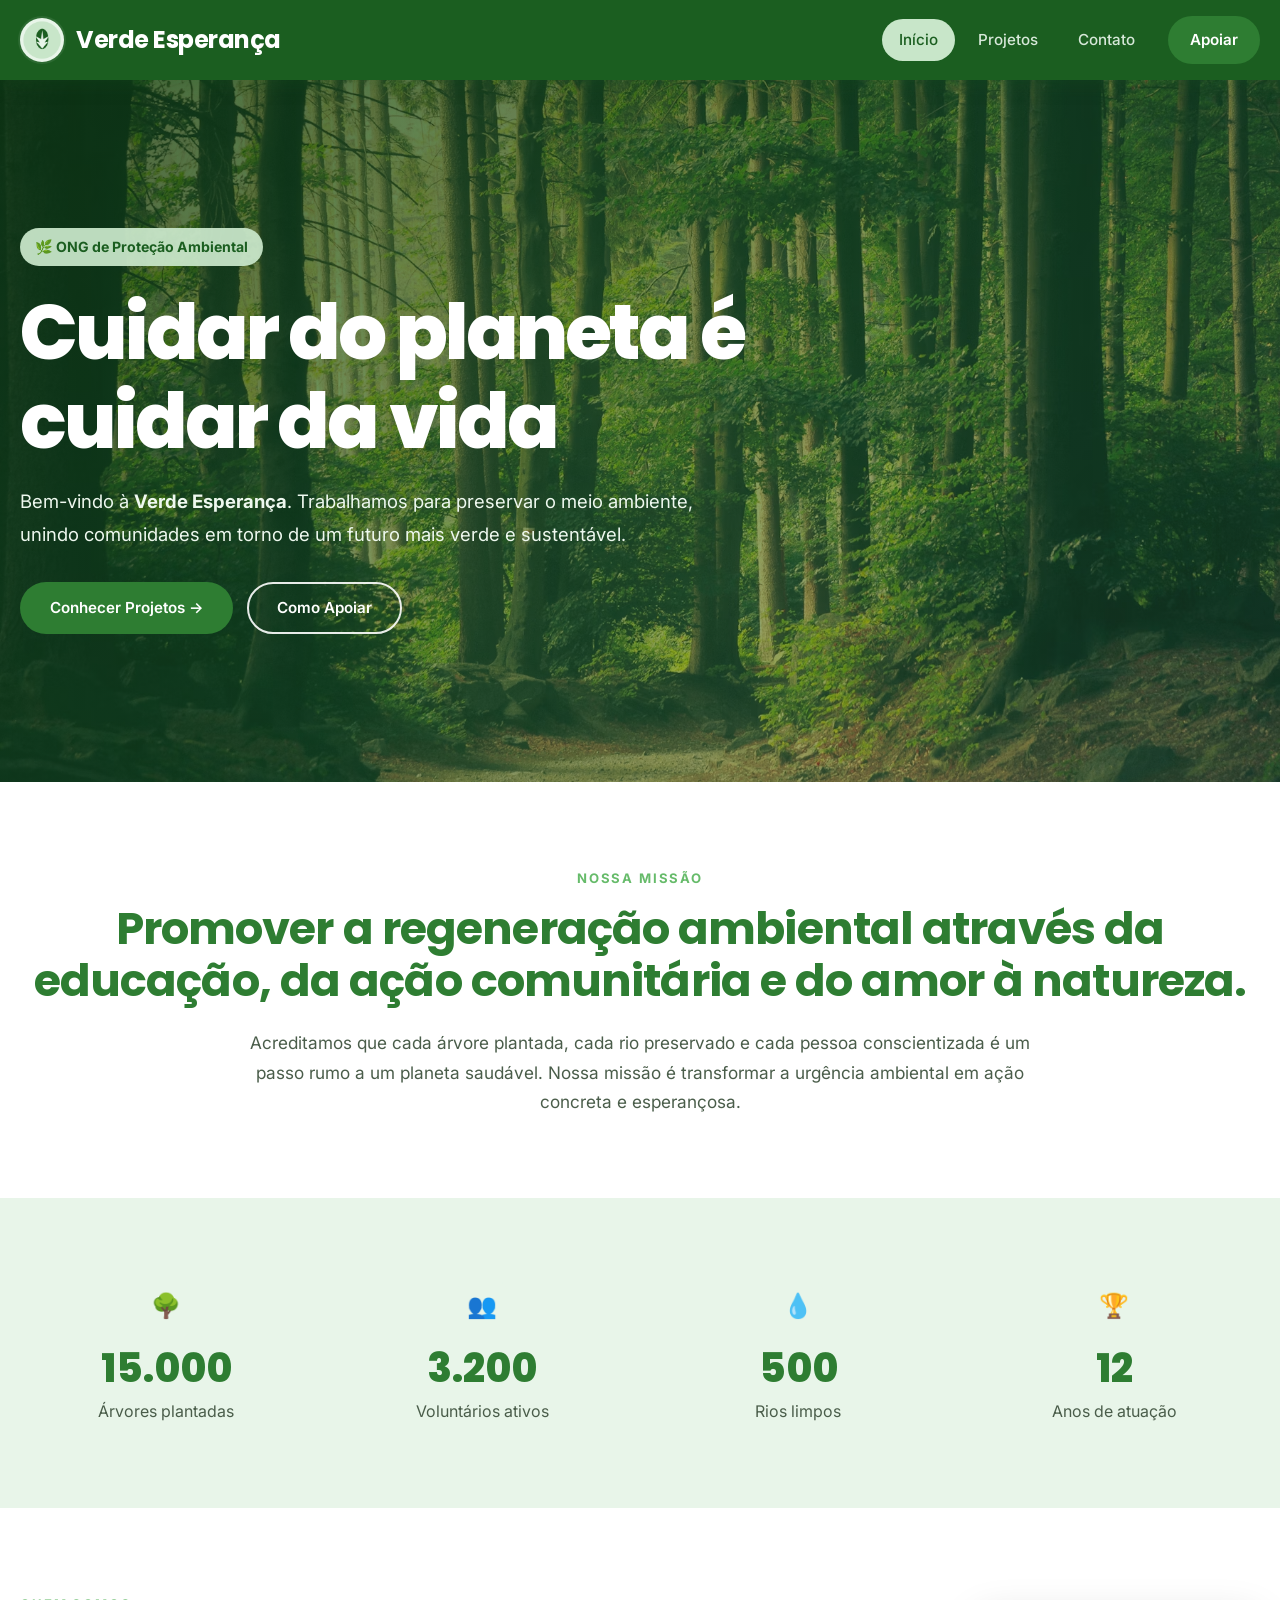
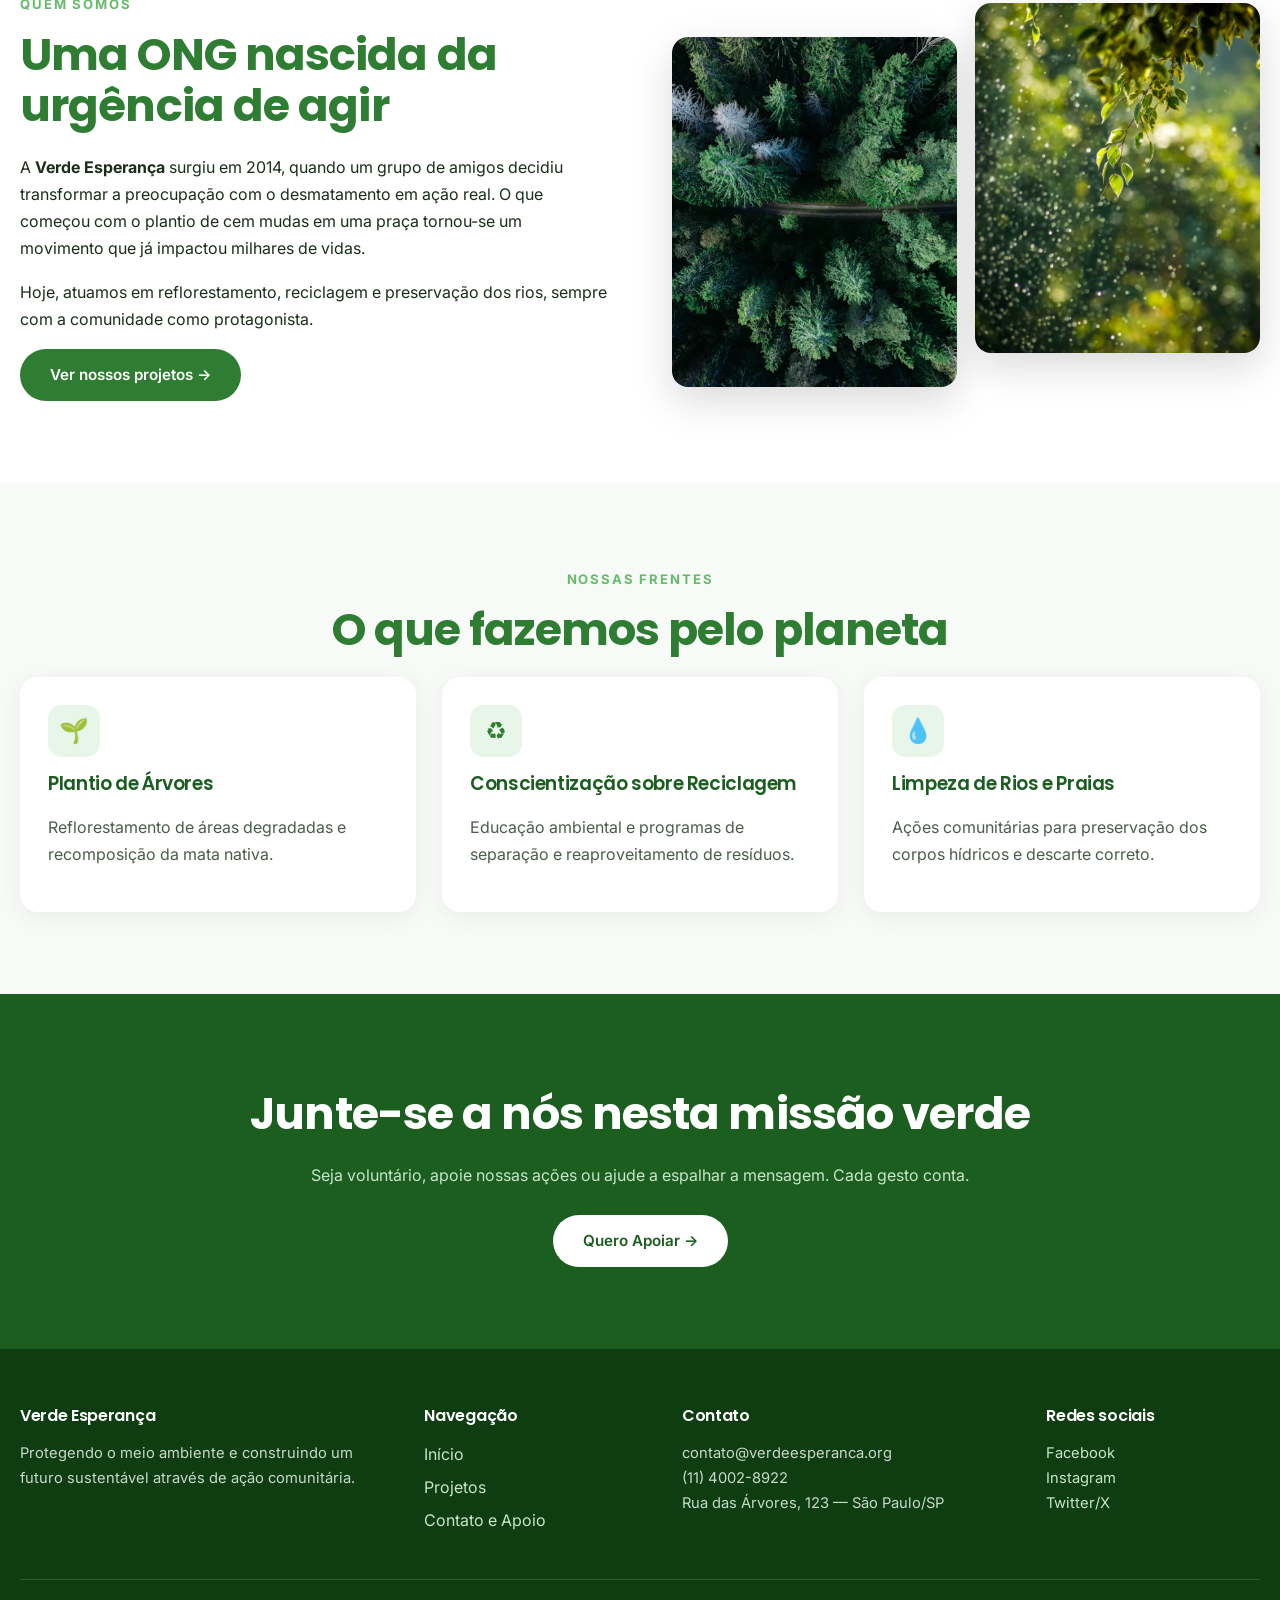
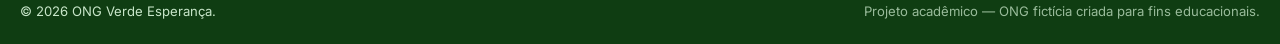
<file: index.html>
<!doctype html><html lang="pt-BR"><head><meta charset="UTF-8"><meta name="viewport" content="width=device-width,initial-scale=1"><meta name="description" content="Projeto acadêmico da ONG fictícia Verde Esperança, dedicada à proteção ambiental."><title>Verde Esperança | Início</title><link rel="stylesheet" href="css/style.css"></head><body>
<a class="skip" href="#conteudo">Pular para o conteúdo</a>
<header class="site-header"><div class="container nav-wrap"><a class="brand" href="index.html"><img src="images/logo.png" alt="Logotipo da ONG Verde Esperança">Verde Esperança</a><nav class="nav" aria-label="Navegação principal"><a class="active" href="index.html">Início</a><a href="projetos.html">Projetos</a><a href="contato.html">Contato</a><a class="support" href="contato.html#voluntariado">Apoiar</a></nav></div></header>
<main id="conteudo">
<section class="hero"><div class="container"><div class="hero-content"><span class="tag">🌿 ONG de Proteção Ambiental</span><h1>Cuidar do planeta é cuidar da vida</h1><p>Bem-vindo à <strong>Verde Esperança</strong>. Trabalhamos para preservar o meio ambiente, unindo comunidades em torno de um futuro mais verde e sustentável.</p><div class="actions"><a class="btn" href="projetos.html">Conhecer Projetos →</a><a class="btn outline" href="contato.html">Como Apoiar</a></div></div></div></section>
<section class="section"><div class="container center"><span class="eyebrow">Nossa Missão</span><h2 class="title">Promover a regeneração ambiental através da educação, da ação comunitária e do amor à natureza.</h2><p class="lead">Acreditamos que cada árvore plantada, cada rio preservado e cada pessoa conscientizada é um passo rumo a um planeta saudável. Nossa missão é transformar a urgência ambiental em ação concreta e esperançosa.</p></div></section>
<section class="section mint"><div class="container grid-4"><article class="stats"><div class="icon" style="margin-inline:auto">🌳</div><div class="stat-number">15.000</div><p>Árvores plantadas</p></article><article class="stats"><div class="icon" style="margin-inline:auto">👥</div><div class="stat-number">3.200</div><p>Voluntários ativos</p></article><article class="stats"><div class="icon" style="margin-inline:auto">💧</div><div class="stat-number">500</div><p>Rios limpos</p></article><article class="stats"><div class="icon" style="margin-inline:auto">🏆</div><div class="stat-number">12</div><p>Anos de atuação</p></article></div></section>
<section class="section"><div class="container grid-2"><article><span class="eyebrow">Quem Somos</span><h2 class="title">Uma ONG nascida da urgência de agir</h2><p>A <strong>Verde Esperança</strong> surgiu em 2014, quando um grupo de amigos decidiu transformar a preocupação com o desmatamento em ação real. O que começou com o plantio de cem mudas em uma praça tornou-se um movimento que já impactou milhares de vidas.</p><p>Hoje, atuamos em reflorestamento, reciclagem e preservação dos rios, sempre com a comunidade como protagonista.</p><a class="btn" href="projetos.html">Ver nossos projetos →</a></article><div class="photo-pair"><img src="images/natureza.avif" alt="Paisagem natural preservada"><img src="images/plantio.avif" alt="Muda de árvore em área verde"></div></div></section>
<section class="section alt"><div class="container"><div class="center"><span class="eyebrow">Nossas Frentes</span><h2 class="title">O que fazemos pelo planeta</h2></div><div class="grid-3"><article class="card"><div class="card-body"><div class="icon">🌱</div><h3>Plantio de Árvores</h3><p>Reflorestamento de áreas degradadas e recomposição da mata nativa.</p></div></article><article class="card"><div class="card-body"><div class="icon">♻️</div><h3>Conscientização sobre Reciclagem</h3><p>Educação ambiental e programas de separação e reaproveitamento de resíduos.</p></div></article><article class="card"><div class="card-body"><div class="icon">💧</div><h3>Limpeza de Rios e Praias</h3><p>Ações comunitárias para preservação dos corpos hídricos e descarte correto.</p></div></article></div></div></section>
<section class="section cta"><div class="container"><h2 class="title">Junte-se a nós nesta missão verde</h2><p>Seja voluntário, apoie nossas ações ou ajude a espalhar a mensagem. Cada gesto conta.</p><a class="btn light" href="contato.html">Quero Apoiar →</a></div></section>
</main>
<footer class="site-footer"><div class="container"><div class="footer-grid"><section><h3>Verde Esperança</h3><p>Protegendo o meio ambiente e construindo um futuro sustentável através de ação comunitária.</p></section><section><h3>Navegação</h3><ul><li><a href="index.html">Início</a></li><li><a href="projetos.html">Projetos</a></li><li><a href="contato.html">Contato e Apoio</a></li></ul></section><section><h3>Contato</h3><p>contato@verdeesperanca.org<br>(11) 4002-8922<br>Rua das Árvores, 123 — São Paulo/SP</p></section><section><h3>Redes sociais</h3><p><a href="https://www.facebook.com/">Facebook</a><br><a href="https://www.instagram.com/">Instagram</a><br><a href="https://twitter.com/">Twitter/X</a></p></section></div><div class="copyright"><span>© 2026 ONG Verde Esperança.</span><span class="academic-note">Projeto acadêmico — ONG fictícia criada para fins educacionais.</span></div></div></footer>
</body></html>
</file>
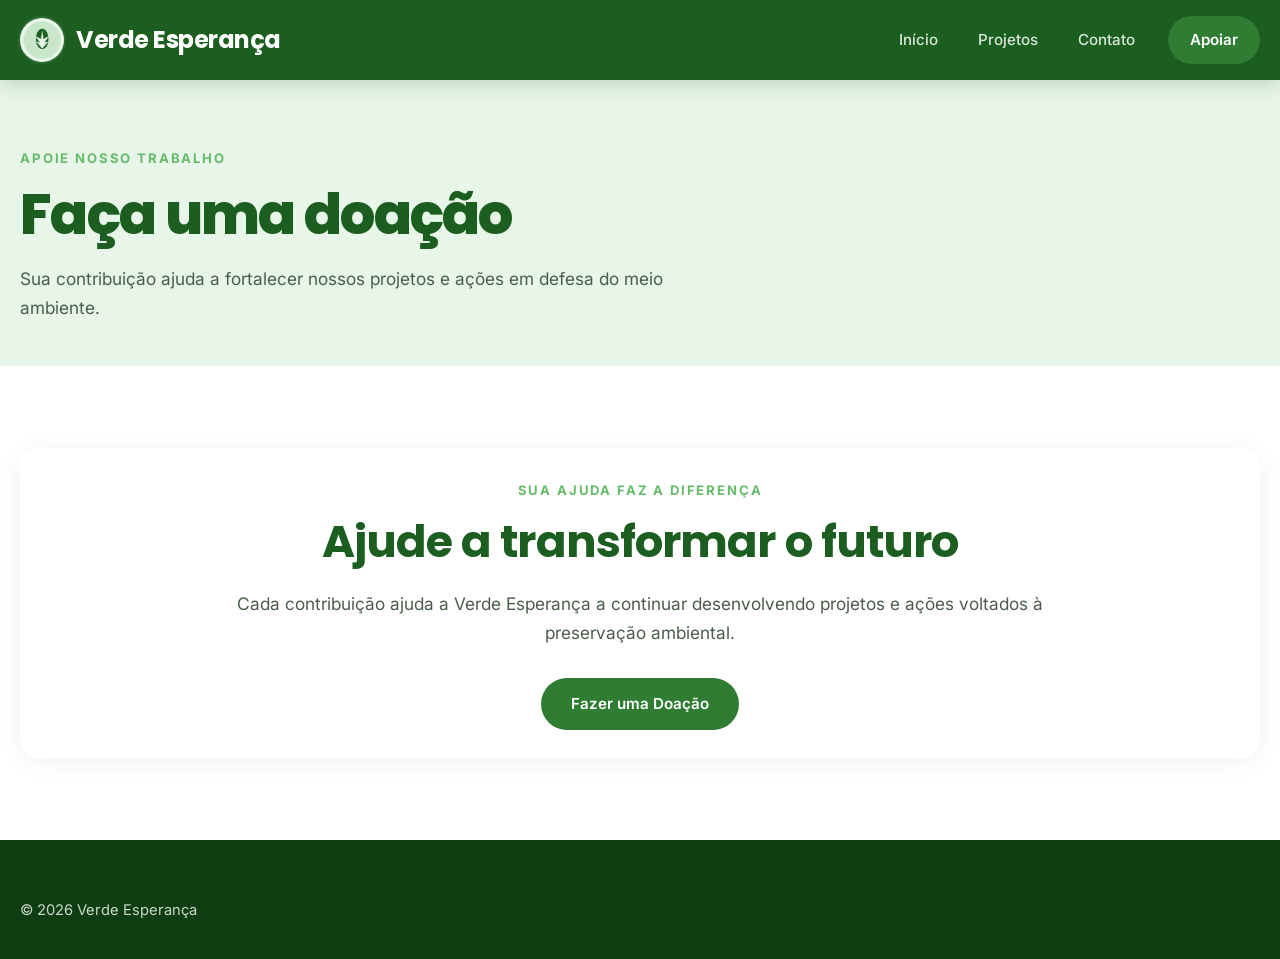
<file: doacao/index.html>
<!DOCTYPE html>
<html lang="pt-BR">

<head>
    <meta charset="UTF-8">
    <meta name="viewport" content="width=device-width, initial-scale=1.0">

    <title>Verde Esperança | Doação</title>

    <link rel="stylesheet" href="../css/style.css">
</head>

<body>

    <header class="site-header">
        <div class="container nav-wrap">

            <a class="brand" href="../index.html">
                <img src="../images/logo.png" alt="Logotipo da ONG Verde Esperança">
                Verde Esperança
            </a>

            <nav class="nav" aria-label="Navegação principal">
                <a href="../index.html">Início</a>
                <a href="../projetos.html">Projetos</a>
                <a href="../contato.html">Contato</a>
                <a class="support" href="../contato.html#voluntariado">Apoiar</a>
            </nav>

        </div>
    </header>

    <main>

        <section class="page-head">
            <div class="container">

                <span class="eyebrow">
                    Apoie nosso trabalho
                </span>

                <h1>Faça uma doação</h1>

                <p class="lead">
                    Sua contribuição ajuda a fortalecer nossos projetos
                    e ações em defesa do meio ambiente.
                </p>

            </div>
        </section>

        <section class="section">

            <div class="container">

                <div class="card">

                    <div class="card-body center">

                        <span class="eyebrow">
                            Sua ajuda faz a diferença
                        </span>

                        <h2 class="title">
                            Ajude a transformar o futuro
                        </h2>

                        <p class="lead">
                            Cada contribuição ajuda a Verde Esperança
                            a continuar desenvolvendo projetos e ações
                            voltados à preservação ambiental.
                        </p>

                        <div class="actions" style="justify-content:center">

                            <a class="btn" href="pagamento.html">
                                Fazer uma Doação
                            </a>

                        </div>

                    </div>

                </div>

            </div>

        </section>

    </main>

    <footer class="site-footer">

        <div class="container">

            <p>
                &copy; 2026 Verde Esperança
            </p>

        </div>

    </footer>

</body>

</html>
</file>
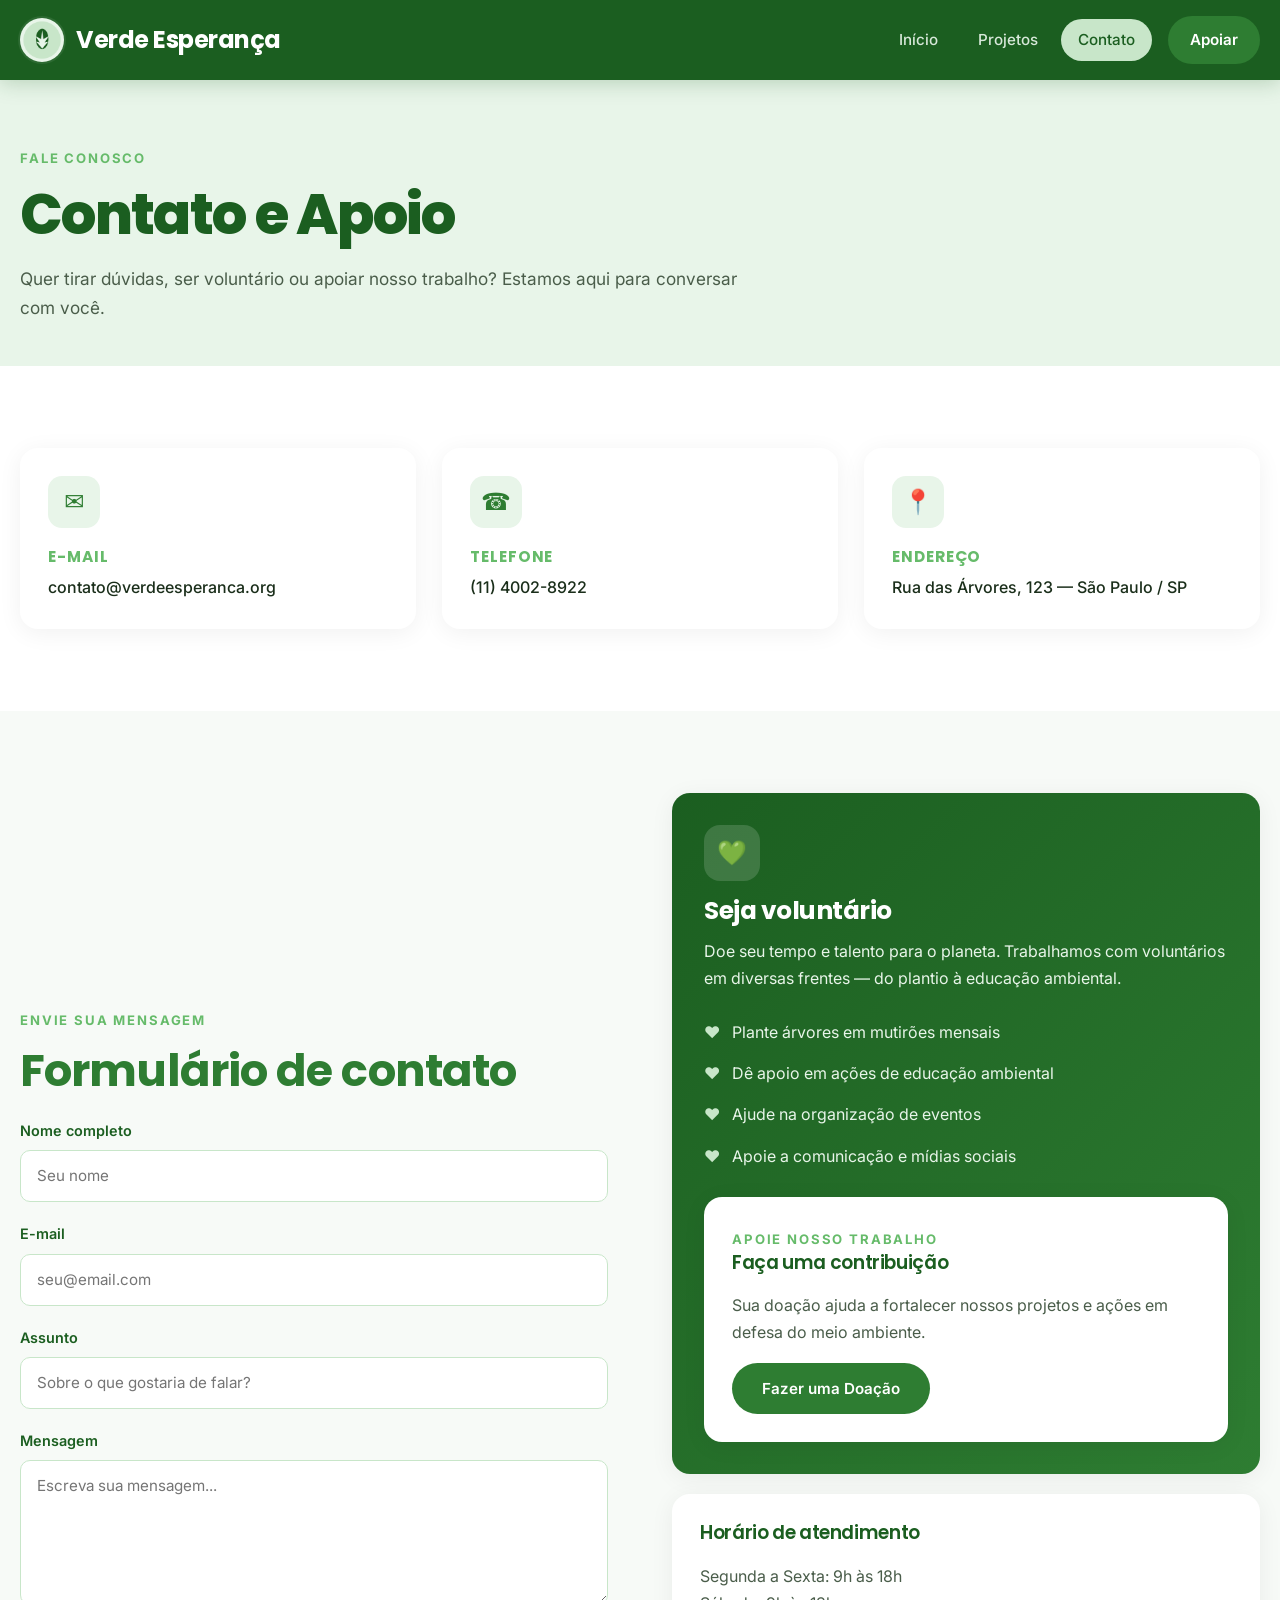
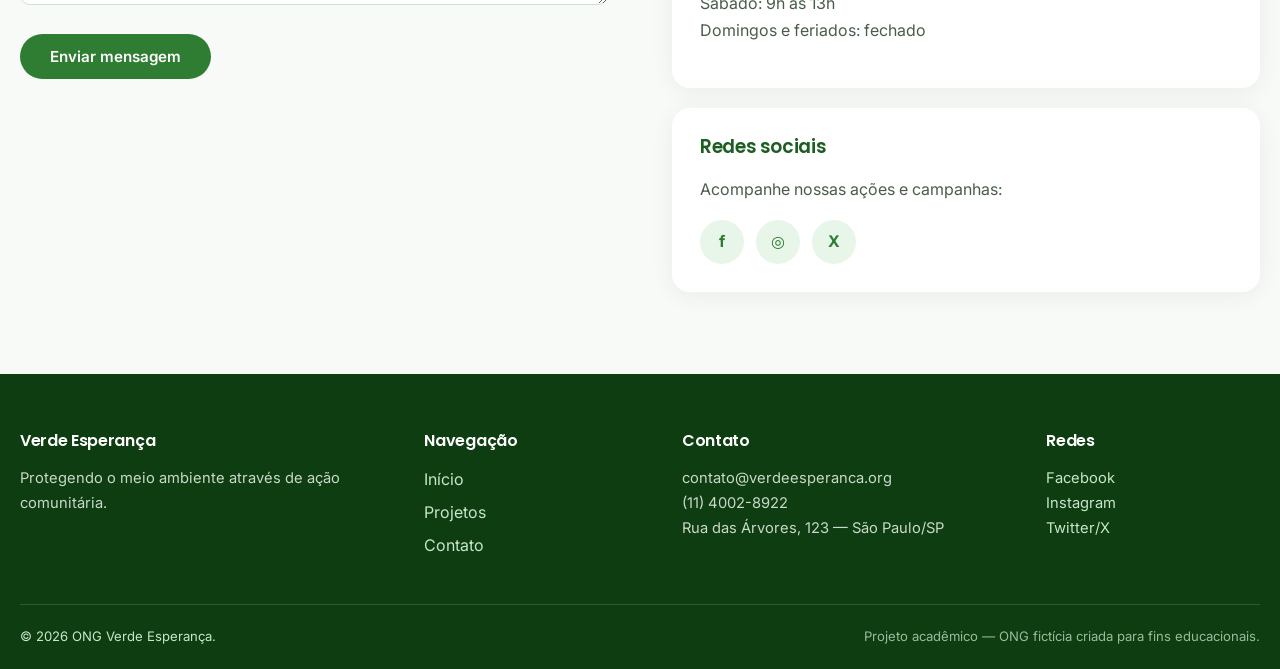
<file: contato.html>
<!doctype html>
<html lang="pt-BR">

<head>
    <meta charset="UTF-8">
    <meta name="viewport" content="width=device-width, initial-scale=1">

    <meta name="description"
          content="Contato, apoio e voluntariado da ONG fictícia Verde Esperança.">

    <title>Verde Esperança | Contato e Apoio</title>

    <link rel="stylesheet" href="css/style.css">
</head>

<body>

<header class="site-header">
    <div class="container nav-wrap">

        <a class="brand" href="index.html">
            <img src="images/logo.png"
                 alt="Logotipo da ONG Verde Esperança">
            Verde Esperança
        </a>

        <nav class="nav" aria-label="Navegação principal">
            <a href="index.html">Início</a>
            <a href="projetos.html">Projetos</a>
            <a class="active" href="contato.html">Contato</a>

            <!-- CONTINUA EXISTINDO -->
            <a class="support" href="#voluntariado">Apoiar</a>
        </nav>

    </div>
</header>


<main>

    <section class="page-head">
        <div class="container">

            <span class="eyebrow">Fale Conosco</span>

            <h1>Contato e Apoio</h1>

            <p class="lead" style="margin:0">
                Quer tirar dúvidas, ser voluntário ou apoiar nosso trabalho?
                Estamos aqui para conversar com você.
            </p>

        </div>
    </section>


    <section class="section">

        <div class="container grid-3 contact-cards">

            <article class="card">
                <div class="icon">✉️</div>

                <h2>E-mail</h2>

                <a href="mailto:contato@verdeesperanca.org">
                    contato@verdeesperanca.org
                </a>
            </article>


            <article class="card">
                <div class="icon">☎️</div>

                <h2>Telefone</h2>

                <a href="tel:+551140028922">
                    (11) 4002-8922
                </a>
            </article>


            <article class="card">
                <div class="icon">📍</div>

                <h2>Endereço</h2>

                <p>
                    Rua das Árvores, 123 — São Paulo / SP
                </p>
            </article>

        </div>

    </section>


    <section class="section alt">

        <div class="container grid-2">

            <!-- FORMULÁRIO DE CONTATO -->

            <section class="form-card">

                <span class="eyebrow">
                    Envie sua mensagem
                </span>

                <h2 class="title">
                    Formulário de contato
                </h2>

                <form action="obrigado.html" method="get">

                    <div class="field">

                        <label for="nome">
                            Nome completo
                        </label>

                        <input
                            id="nome"
                            name="nome"
                            type="text"
                            placeholder="Seu nome"
                            required
                        >

                    </div>


                    <div class="field">

                        <label for="email">
                            E-mail
                        </label>

                        <input
                            id="email"
                            name="email"
                            type="email"
                            placeholder="seu@email.com"
                            required
                        >

                    </div>


                    <div class="field">

                        <label for="assunto">
                            Assunto
                        </label>

                        <input
                            id="assunto"
                            name="assunto"
                            type="text"
                            placeholder="Sobre o que gostaria de falar?"
                        >

                    </div>


                    <div class="field">

                        <label for="mensagem">
                            Mensagem
                        </label>

                        <textarea
                            id="mensagem"
                            name="mensagem"
                            placeholder="Escreva sua mensagem..."
                            required
                        ></textarea>

                    </div>


                    <button class="btn" type="submit">
                        Enviar mensagem
                    </button>

                </form>

            </section>


            <!-- ÁREA APOIAR -->

            <aside id="voluntariado">

                <section class="volunteer">

                    <div class="icon">💚</div>

                    <h2>Seja voluntário</h2>

                    <p>
                        Doe seu tempo e talento para o planeta.
                        Trabalhamos com voluntários em diversas frentes —
                        do plantio à educação ambiental.
                    </p>

                    <ul>
                        <li>
                            Plante árvores em mutirões mensais
                        </li>

                        <li>
                            Dê apoio em ações de educação ambiental
                        </li>

                        <li>
                            Ajude na organização de eventos
                        </li>

                        <li>
                            Apoie a comunicação e mídias sociais
                        </li>
                    </ul>
                    
                    <section class="card" style="margin-top:20px">
    <div class="card-body">

        <span class="eyebrow">
            Apoie nosso trabalho
        </span>

        <h3>
            Faça uma contribuição
        </h3>

        <p style="color:var(--muted)">
        Sua doação ajuda a fortalecer nossos projetos
        e ações em defesa do meio ambiente.
        </p>
       
        <a class="btn" href="doacao/index.html">
            Fazer uma Doação
        </a>

    </div>
</section>

                </section>


                <section class="card" style="margin-top:20px">

                    <div class="card-body">

                        <h3>
                            Horário de atendimento
                        </h3>

                        <p>
                            Segunda a Sexta: 9h às 18h<br>
                            Sábado: 9h às 13h<br>
                            Domingos e feriados: fechado
                        </p>

                    </div>

                </section>


                <section class="card" style="margin-top:20px">

                    <div class="card-body">

                        <h3>
                            Redes sociais
                        </h3>

                        <p>
                            Acompanhe nossas ações e campanhas:
                        </p>

                        <div class="socials">

                            <a href="https://www.facebook.com/"
                               aria-label="Facebook">
                                f
                            </a>

                            <a href="https://www.instagram.com/"
                               aria-label="Instagram">
                                ◎
                            </a>

                            <a href="https://twitter.com/"
                               aria-label="Twitter/X">
                                X
                            </a>

                        </div>

                    </div>

                </section>

            </aside>

        </div>

    </section>

</main>


<footer class="site-footer">

    <div class="container">

        <div class="footer-grid">

            <section>

                <h3>
                    Verde Esperança
                </h3>

                <p>
                    Protegendo o meio ambiente através
                    de ação comunitária.
                </p>

            </section>


            <section>

                <h3>
                    Navegação
                </h3>

                <ul>
                    <li>
                        <a href="index.html">
                            Início
                        </a>
                    </li>

                    <li>
                        <a href="projetos.html">
                            Projetos
                        </a>
                    </li>

                    <li>
                        <a href="contato.html">
                            Contato
                        </a>
                    </li>
                </ul>

            </section>


            <section>

                <h3>
                    Contato
                </h3>

                <p>
                    contato@verdeesperanca.org<br>
                    (11) 4002-8922<br>
                    Rua das Árvores, 123 — São Paulo/SP
                </p>

            </section>


            <section>

                <h3>
                    Redes
                </h3>

                <p>
                    <a href="https://www.facebook.com/">
                        Facebook
                    </a>
                    <br>

                    <a href="https://www.instagram.com/">
                        Instagram
                    </a>
                    <br>

                    <a href="https://twitter.com/">
                        Twitter/X
                    </a>
                </p>

            </section>

        </div>


        <div class="copyright">

            <span>
                © 2026 ONG Verde Esperança.
            </span>

            <span class="academic-note">
                Projeto acadêmico — ONG fictícia criada para fins educacionais.
            </span>

        </div>

    </div>

</footer>

</body>

</html>
</file>
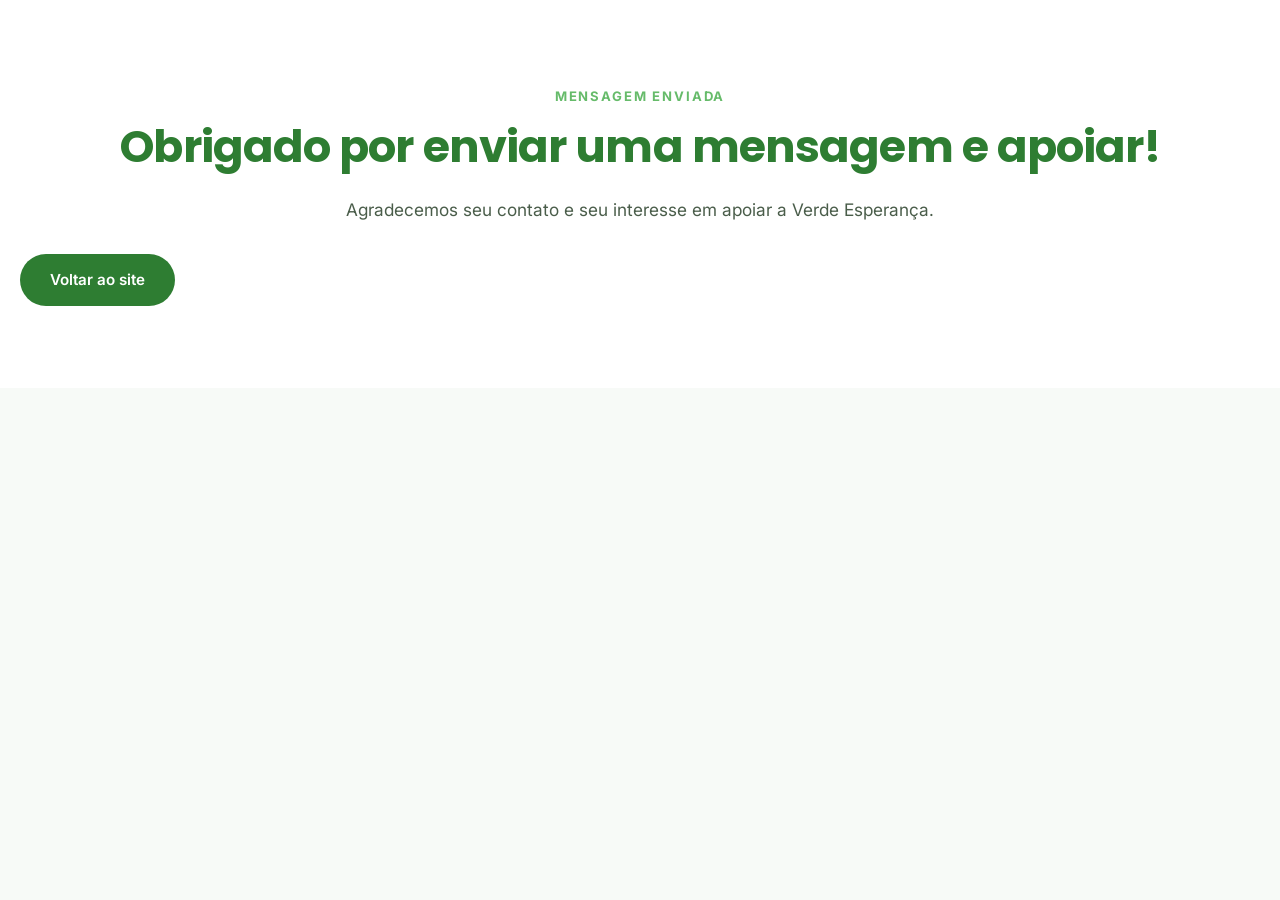
<file: obrigado.html>
<!DOCTYPE html>
<html lang="pt-BR">

<head>
    <meta charset="UTF-8">
    <meta name="viewport" content="width=device-width, initial-scale=1.0">

    <title>Verde Esperança | Obrigado</title>

    <link rel="stylesheet" href="css/style.css">
</head>

<body>

    <main>

        <section class="section">

            <div class="container center">

                <span class="eyebrow">
                    Mensagem enviada
                </span>

                <h1 class="title">
                    Obrigado por enviar uma mensagem e apoiar!
                </h1>

                <p class="lead">
                    Agradecemos seu contato e seu interesse em apoiar
                    a Verde Esperança.
                </p>

                <div class="actions">

                    <a class="btn" href="index.html">
                        Voltar ao site
                    </a>

                </div>

            </div>

        </section>

    </main>

</body>

</html>
</file>
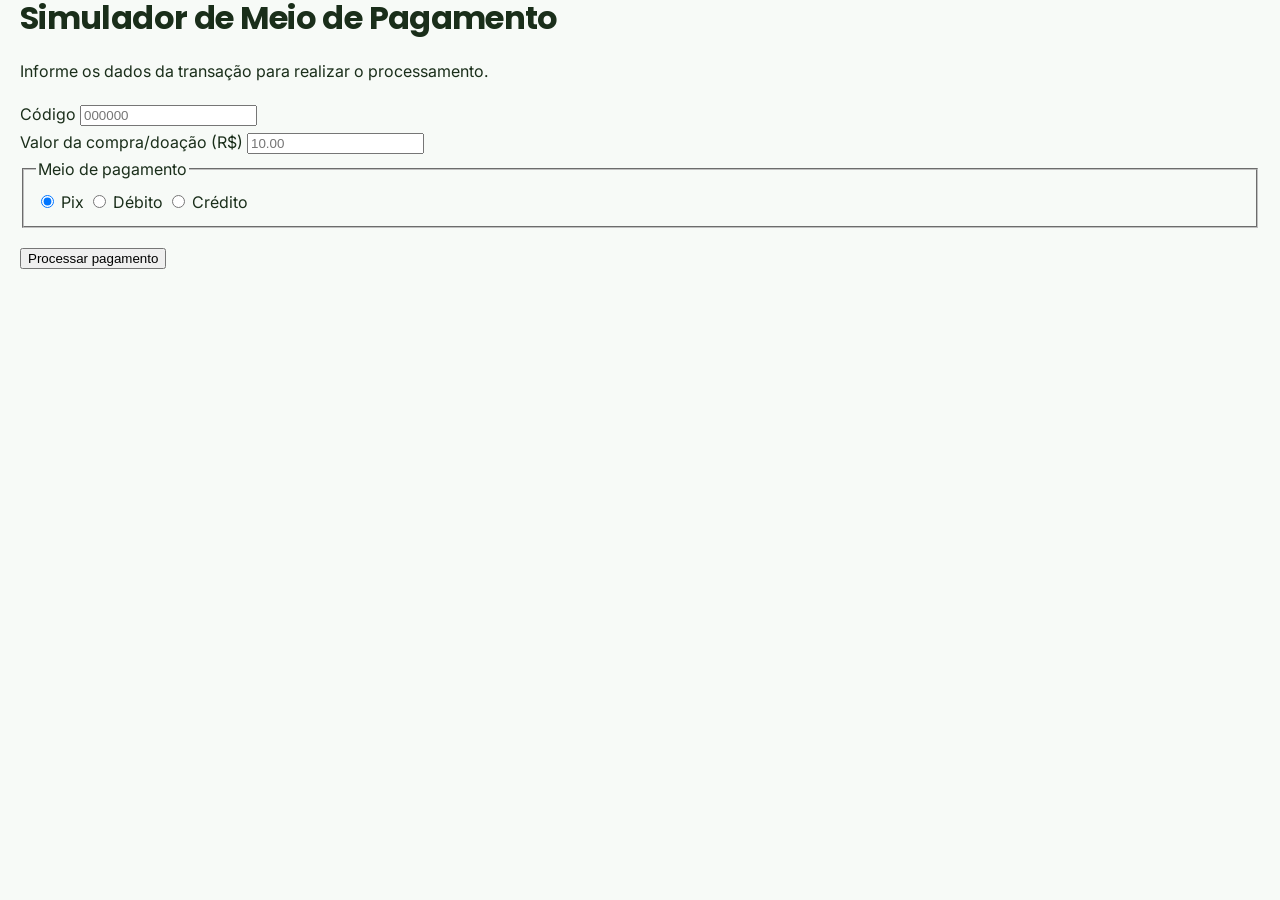
<file: pagamento.html>
<!DOCTYPE html>
<html lang="pt-BR">
<head>
    <meta charset="UTF-8">
    <meta name="viewport" content="width=device-width, initial-scale=1.0">

    <title>Simulador de Meio de Pagamento</title>

    <link rel="stylesheet" href="css/style.css">
</head>

<body>

    <main class="container">

        <h1>Simulador de Meio de Pagamento</h1>

        <p>
            Informe os dados da transação para realizar o processamento.
        </p>

        <form id="paymentForm" action="/pagto" method="POST">

            <div class="campo">
                <label for="codigo">Código</label>

                <input
                    type="text"
                    id="codigo"
                    name="codigo"
                    inputmode="numeric"
                    maxlength="6"
                    pattern="[0-9]{6}"
                    placeholder="000000"
                    required
                >
            </div>

            <div class="campo">
                <label for="valor">
                    Valor da compra/doação (R$)
                </label>

                <input
                    type="number"
                    id="valor"
                    name="valor"
                    min="10.00"
                    step="0.01"
                    placeholder="10.00"
                    required
                >
            </div>

            <fieldset>
                <legend>Meio de pagamento</legend>

                <label>
                    <input
                        type="radio"
                        name="tipo"
                        value="0"
                        checked
                    >
                    Pix
                </label>

                <label>
                    <input
                        type="radio"
                        name="tipo"
                        value="1"
                    >
                    Débito
                </label>

                <label>
                    <input
                        type="radio"
                        name="tipo"
                        value="2"
                    >
                    Crédito
                </label>
            </fieldset>

            <p id="message"></p>

            <button type="submit">
                Processar pagamento
            </button>

        </form>

    </main>

    <script src="js/script.js"></script>

</body>
</html>
</file>
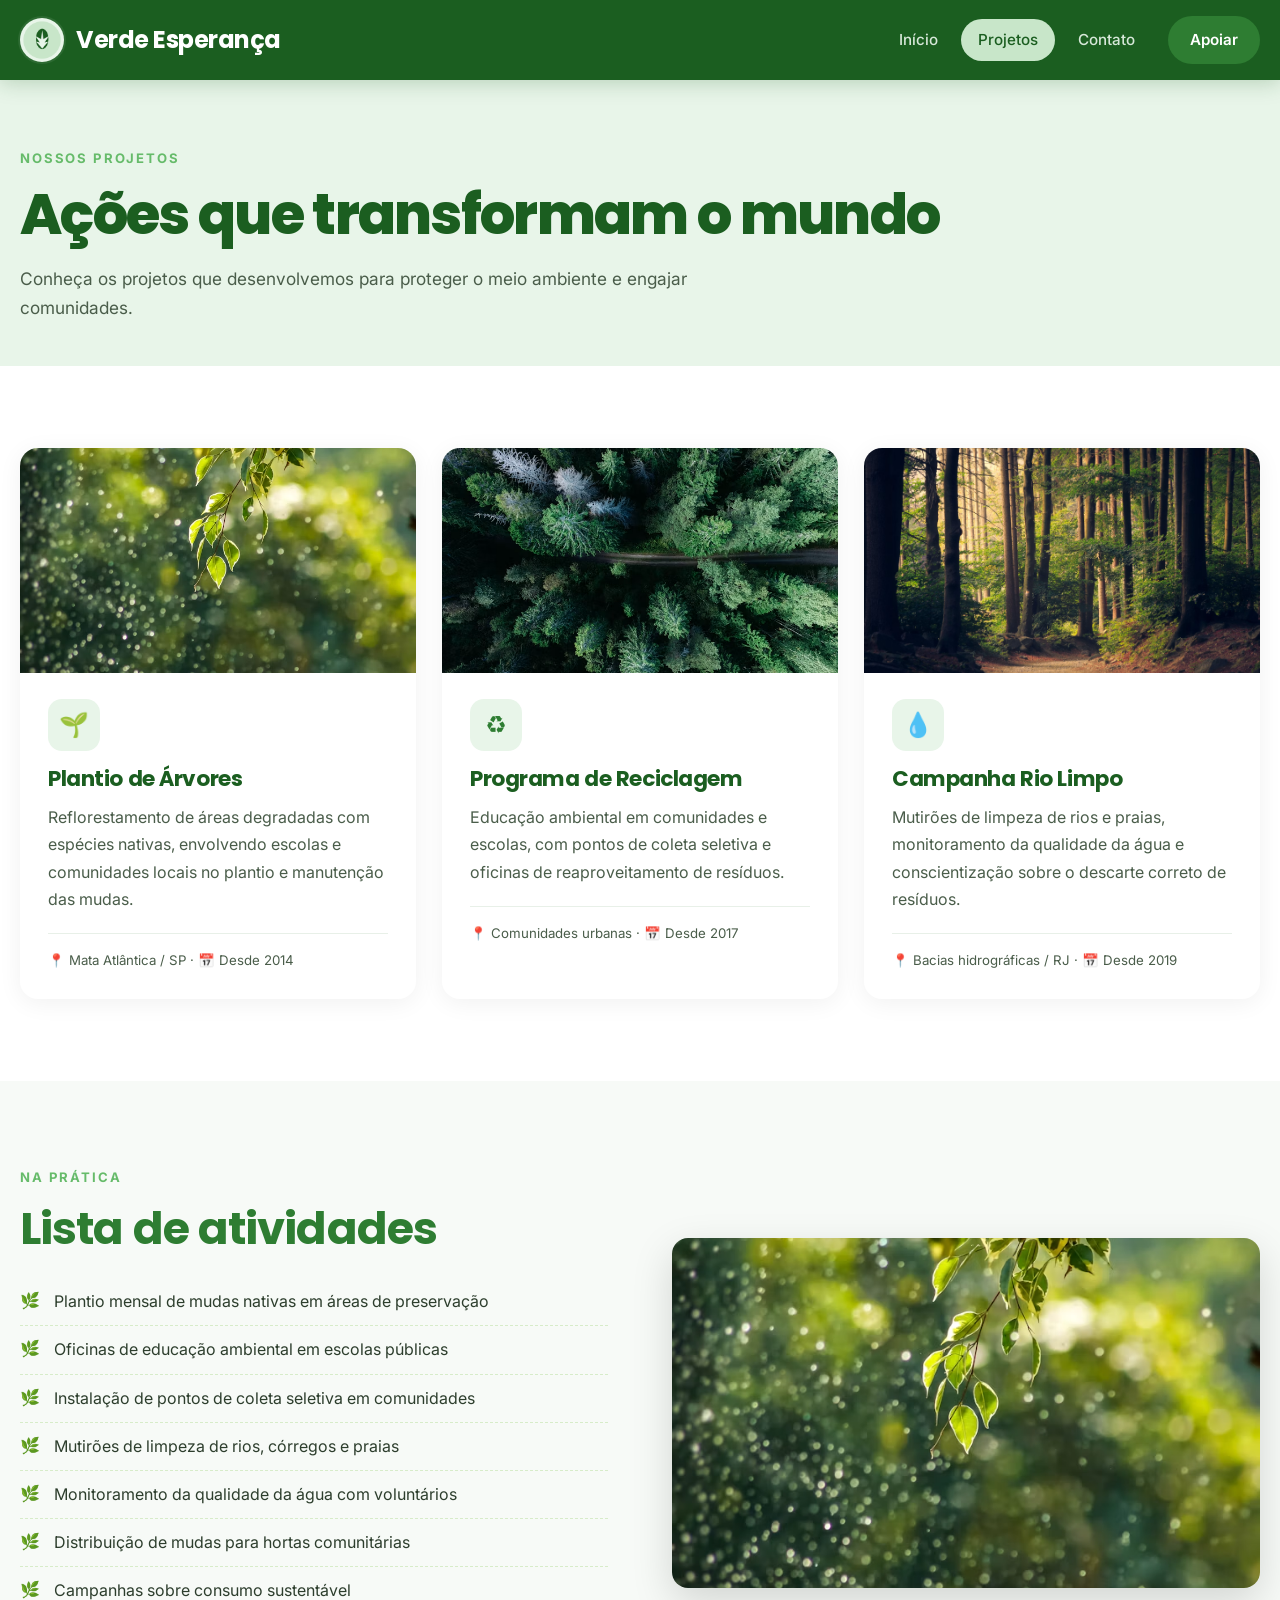
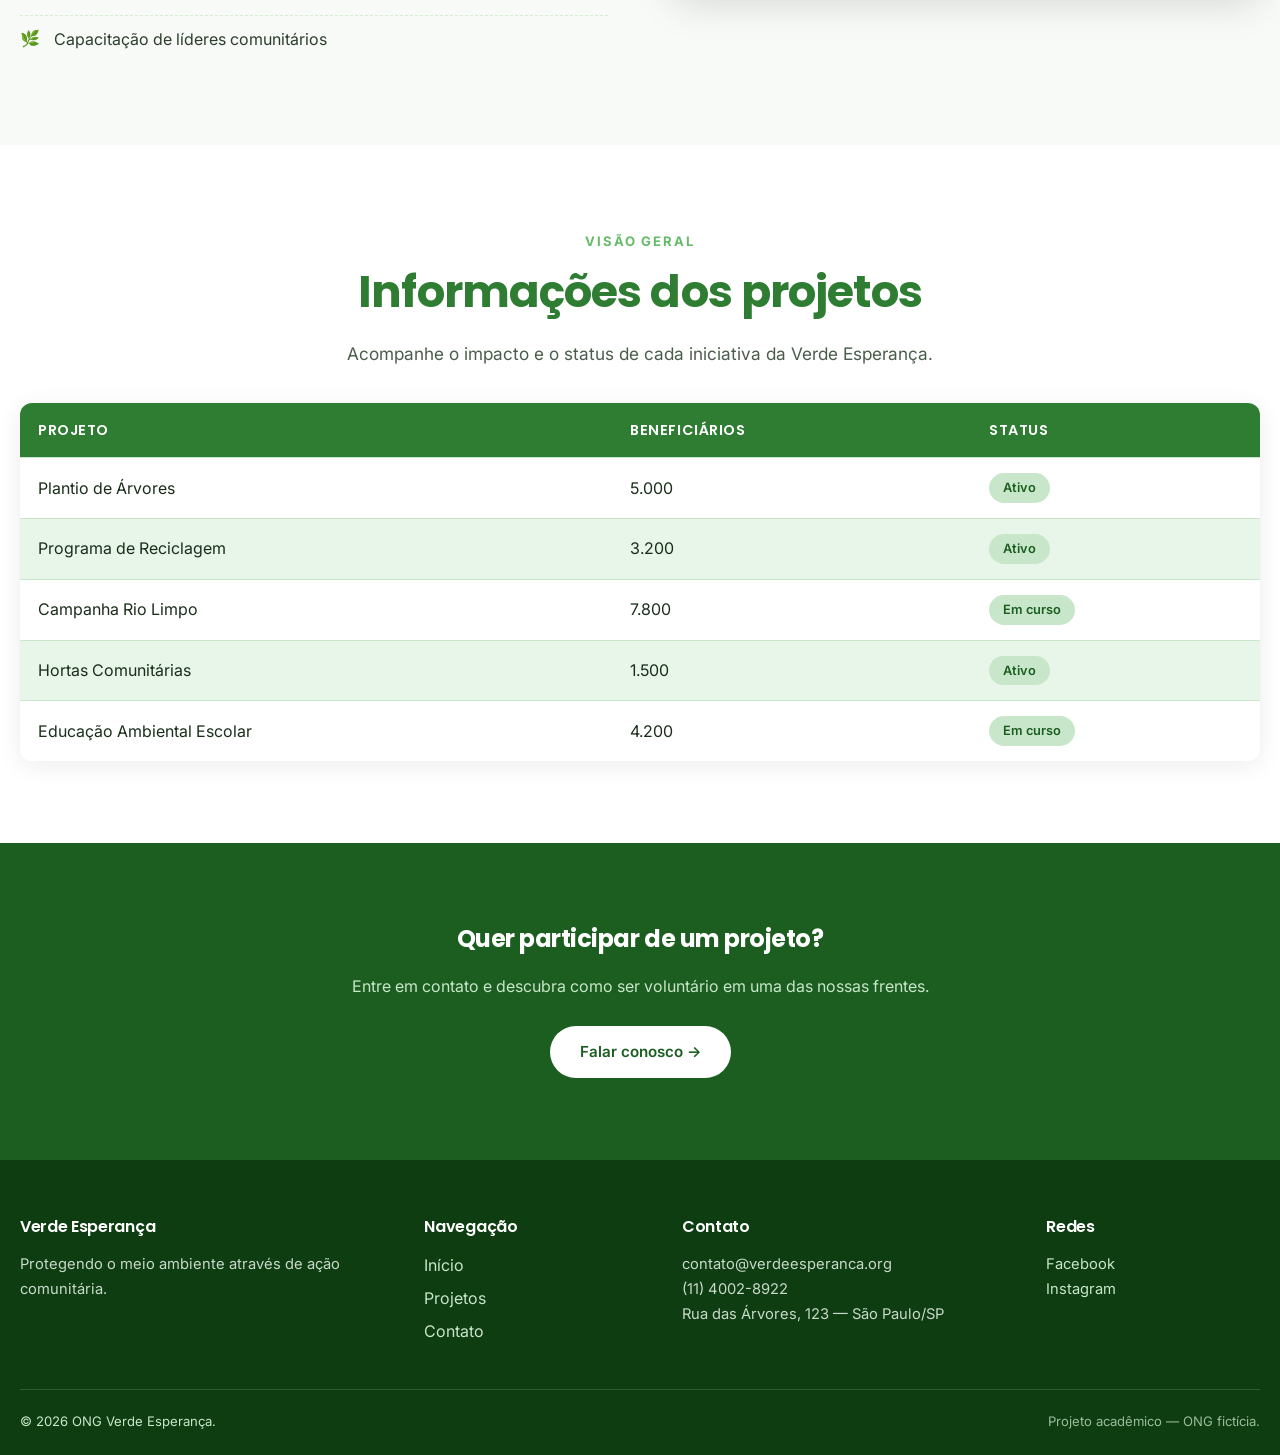
<file: projetos.html>
<!doctype html><html lang="pt-BR"><head><meta charset="UTF-8"><meta name="viewport" content="width=device-width,initial-scale=1"><meta name="description" content="Projetos ambientais da ONG fictícia Verde Esperança."><title>Verde Esperança | Projetos</title><link rel="stylesheet" href="css/style.css"></head><body>
<header class="site-header"><div class="container nav-wrap"><a class="brand" href="index.html"><img src="images/logo.png" alt="Logotipo da ONG Verde Esperança">Verde Esperança</a><nav class="nav" aria-label="Navegação principal"><a href="index.html">Início</a><a class="active" href="projetos.html">Projetos</a><a href="contato.html">Contato</a><a class="support" href="contato.html#voluntariado">Apoiar</a></nav></div></header>
<main><section class="page-head"><div class="container"><span class="eyebrow">Nossos Projetos</span><h1>Ações que transformam o mundo</h1><p class="lead" style="margin:0">Conheça os projetos que desenvolvemos para proteger o meio ambiente e engajar comunidades.</p></div></section>
<section class="section"><div class="container grid-3"><article class="card project-card"><img src="images/plantio.avif" alt="Área verde representando o projeto de plantio"><div class="card-body"><div class="icon">🌱</div><h2>Plantio de Árvores</h2><p>Reflorestamento de áreas degradadas com espécies nativas, envolvendo escolas e comunidades locais no plantio e manutenção das mudas.</p><div class="meta">📍 Mata Atlântica / SP · 📅 Desde 2014</div></div></article><article class="card project-card"><img src="images/natureza.avif" alt="Natureza preservada representando ações de reciclagem"><div class="card-body"><div class="icon">♻️</div><h2>Programa de Reciclagem</h2><p>Educação ambiental em comunidades e escolas, com pontos de coleta seletiva e oficinas de reaproveitamento de resíduos.</p><div class="meta">📍 Comunidades urbanas · 📅 Desde 2017</div></div></article><article class="card project-card"><img src="images/banner.avif" alt="Floresta representando a preservação dos recursos hídricos"><div class="card-body"><div class="icon">💧</div><h2>Campanha Rio Limpo</h2><p>Mutirões de limpeza de rios e praias, monitoramento da qualidade da água e conscientização sobre o descarte correto de resíduos.</p><div class="meta">📍 Bacias hidrográficas / RJ · 📅 Desde 2019</div></div></article></div></section>
<section class="section alt"><div class="container grid-2"><article><span class="eyebrow">Na Prática</span><h2 class="title">Lista de atividades</h2><ul class="activity-list"><li>Plantio mensal de mudas nativas em áreas de preservação</li><li>Oficinas de educação ambiental em escolas públicas</li><li>Instalação de pontos de coleta seletiva em comunidades</li><li>Mutirões de limpeza de rios, córregos e praias</li><li>Monitoramento da qualidade da água com voluntários</li><li>Distribuição de mudas para hortas comunitárias</li><li>Campanhas sobre consumo sustentável</li><li>Capacitação de líderes comunitários</li></ul></article><img class="feature-img" src="images/plantio.avif" alt="Atividade ambiental de reflorestamento"></div></section>
<section class="section"><div class="container"><div class="center"><span class="eyebrow">Visão Geral</span><h2 class="title">Informações dos projetos</h2><p class="lead">Acompanhe o impacto e o status de cada iniciativa da Verde Esperança.</p></div><div class="table-wrap"><table class="project-table"><thead><tr><th>Projeto</th><th>Beneficiários</th><th>Status</th></tr></thead><tbody><tr><td>Plantio de Árvores</td><td>5.000</td><td><span class="badge">Ativo</span></td></tr><tr><td>Programa de Reciclagem</td><td>3.200</td><td><span class="badge">Ativo</span></td></tr><tr><td>Campanha Rio Limpo</td><td>7.800</td><td><span class="badge">Em curso</span></td></tr><tr><td>Hortas Comunitárias</td><td>1.500</td><td><span class="badge">Ativo</span></td></tr><tr><td>Educação Ambiental Escolar</td><td>4.200</td><td><span class="badge">Em curso</span></td></tr></tbody></table></div></div></section>
<section class="section cta"><div class="container"><h2>Quer participar de um projeto?</h2><p>Entre em contato e descubra como ser voluntário em uma das nossas frentes.</p><a class="btn light" href="contato.html">Falar conosco →</a></div></section></main>
<footer class="site-footer"><div class="container"><div class="footer-grid"><section><h3>Verde Esperança</h3><p>Protegendo o meio ambiente através de ação comunitária.</p></section><section><h3>Navegação</h3><ul><li><a href="index.html">Início</a></li><li><a href="projetos.html">Projetos</a></li><li><a href="contato.html">Contato</a></li></ul></section><section><h3>Contato</h3><p>contato@verdeesperanca.org<br>(11) 4002-8922<br>Rua das Árvores, 123 — São Paulo/SP</p></section><section><h3>Redes</h3><p><a href="https://www.facebook.com/">Facebook</a><br><a href="https://www.instagram.com/">Instagram</a></p></section></div><div class="copyright"><span>© 2026 ONG Verde Esperança.</span><span class="academic-note">Projeto acadêmico — ONG fictícia.</span></div></div></footer>
</body></html>
</file>
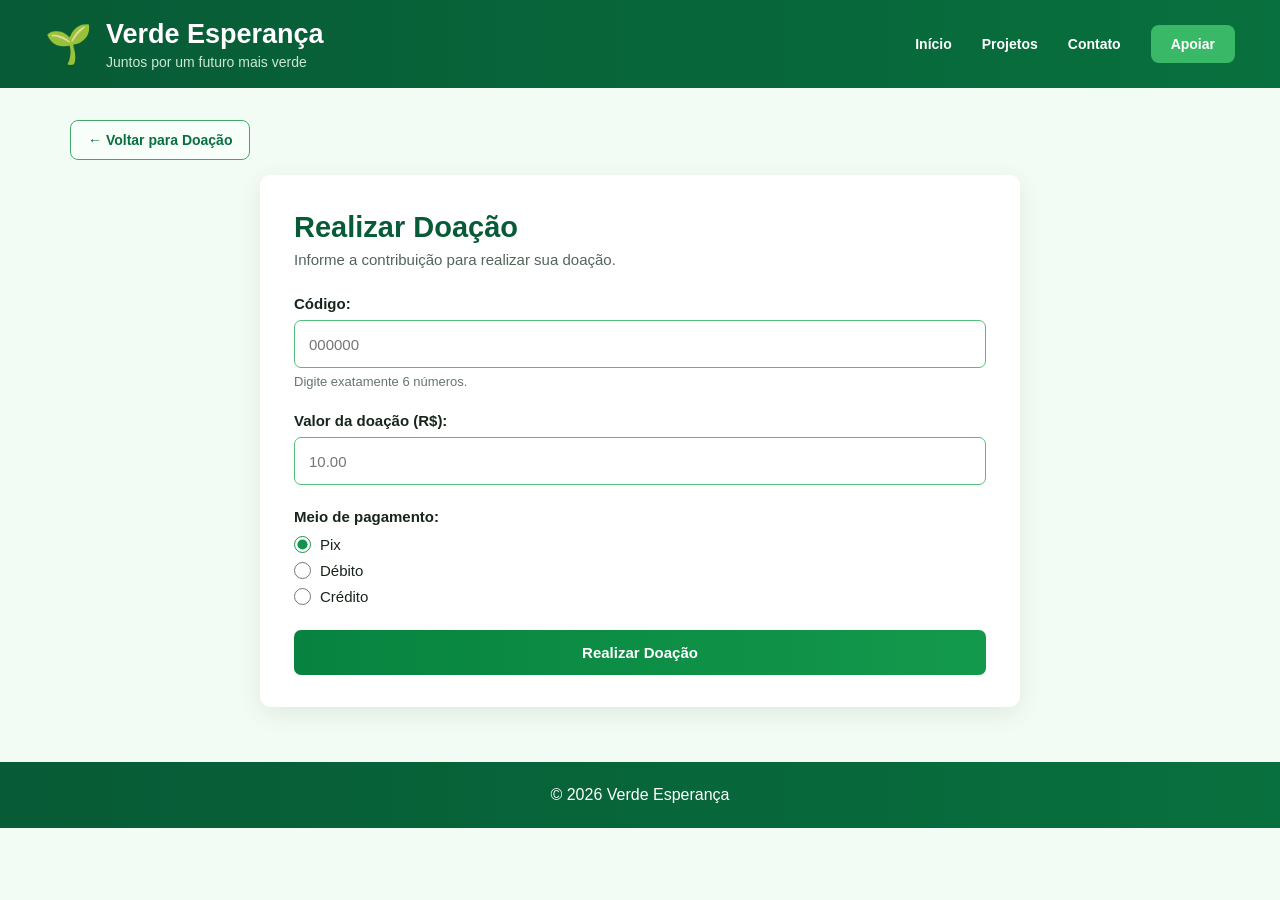
<file: doacao/pagamento.html>
<!DOCTYPE html>
<html lang="pt-BR">

<head>
    <meta charset="UTF-8">
    <meta name="viewport" content="width=device-width, initial-scale=1.0">

    <title>Verde Esperança | Doação</title>

    <link rel="stylesheet" href="css/style.css">
</head>

<body>

    <!-- Cabeçalho -->
    <header>
        <div class="header-container">

            <div class="marca">

                <div class="marca-logo">
                    🌱
                </div>

                <div class="marca-texto">
                    <h1>Verde Esperança</h1>
                    <p>Juntos por um futuro mais verde</p>
                </div>

            </div>

            <nav class="menu" aria-label="Navegação principal">

                <a href="../index.html">
                    Início
                </a>

                <a href="../projetos.html">
                    Projetos
                </a>

                <a href="../contato.html">
                    Contato
                </a>

                <a
                    class="apoiar"
                    href="../contato.html#voluntariado"
                >
                    Apoiar
                </a>

            </nav>

        </div>
    </header>


    <!-- Conteúdo principal -->
    <main>

        <a
            class="voltar-doacao"
            href="index.html"
        >
            ← Voltar para Doação
        </a>


        <section class="form-container">

            <div class="titulo-doacao">

                <h2>Realizar Doação</h2>

                <p>
                    Informe a contribuição para realizar sua doação.
                </p>

            </div>


            <!--
                FORMULÁRIO DE PAGAMENTO

                Os nomes codigo, valor e tipo
                são enviados para /pagto.
            -->

            <form
                id="paymentForm"
                action="/pagto"
                method="POST"
            >

                <!-- Código -->
                <div class="form-group">

                    <label for="codigo">
                        Código:
                    </label>

                    <input
                        type="text"
                        id="codigo"
                        name="codigo"
                        inputmode="numeric"
                        pattern="[0-9]{6}"
                        maxlength="6"
                        placeholder="000000"
                        required
                    >

                    <small>
                        Digite exatamente 6 números.
                    </small>

                </div>


                <!-- Valor -->
                <div class="form-group">

                    <label for="valor">
                        Valor da doação (R$):
                    </label>

                    <input
                        type="number"
                        id="valor"
                        name="valor"
                        min="10.00"
                        step="0.01"
                        placeholder="10.00"
                        required
                    >

                </div>


                <!-- Meio de pagamento -->
                <div class="form-group">

                    <p class="titulo-pagamento">
                        Meio de pagamento:
                    </p>


                    <label class="opcao-pagamento">

                        <input
                            type="radio"
                            name="tipo"
                            value="0"
                            checked
                            required
                        >

                        Pix

                    </label>


                    <label class="opcao-pagamento">

                        <input
                            type="radio"
                            name="tipo"
                            value="1"
                        >

                        Débito

                    </label>


                    <label class="opcao-pagamento">

                        <input
                            type="radio"
                            name="tipo"
                            value="2"
                        >

                        Crédito

                    </label>

                </div>


                <!-- Mensagem de validação -->
                <p id="message"></p>


                <!-- Envio -->
                <button
                    class="botao-doacao"
                    type="submit"
                >
                    Realizar Doação
                </button>

            </form>

        </section>

    </main>


    <!-- Rodapé -->
    <footer>

        <p>
            &copy; 2026 Verde Esperança
        </p>

    </footer>


    <!-- Validação e preparação dos dados -->
    <script src="../js/script.js"></script>

</body>

</html>
</file>
<file: css/style.css>
@import url('https://fonts.googleapis.com/css2?family=Inter:wght@400;500;600;700&family=Poppins:wght@500;600;700;800&display=swap');

:root{--green-900:#0f3d12;--green-800:#1b5e20;--green-700:#2e7d32;--green-500:#66bb6a;--green-200:#c8e6c9;--green-100:#e8f5e9;--green-50:#f7faf7;--text:#1a2e1a;--muted:#4a5d4a;--line:#dce8dc;--white:#fff;--shadow:0 4px 24px rgba(0,0,0,.06);--shadow-lg:0 18px 50px rgba(0,0,0,.13)}
*{box-sizing:border-box}html{scroll-behavior:smooth}body{margin:0;font-family:'Inter',system-ui,-apple-system,BlinkMacSystemFont,'Segoe UI',sans-serif;color:var(--text);background:var(--green-50);line-height:1.7;-webkit-font-smoothing:antialiased}h1,h2,h3{font-family:'Poppins',sans-serif;line-height:1.15;letter-spacing:-.02em;margin-top:0}p{margin-top:0}a{color:inherit;text-decoration:none}img{max-width:100%;display:block}.container{width:min(1280px,calc(100% - 40px));margin-inline:auto}.skip{position:absolute;left:-9999px}.skip:focus{left:12px;top:12px;background:#fff;color:#111;padding:8px 12px;z-index:1000;border-radius:8px}

/* Header — visual da V2 */
.site-header{height:80px;background:var(--green-800);color:#fff;position:sticky;top:0;z-index:50;box-shadow:0 2px 20px rgba(27,94,32,.25)}.nav-wrap{height:80px;display:flex;align-items:center;justify-content:space-between;gap:28px}.brand{display:flex;align-items:center;gap:12px;font-family:'Poppins',sans-serif;font-size:clamp(1.18rem,2vw,1.5rem);font-weight:700;letter-spacing:-.02em;white-space:nowrap}.brand img{width:44px;height:44px;border-radius:999px;object-fit:cover;background:var(--green-200);box-shadow:0 0 0 2px rgba(255,255,255,.08)}.nav{display:flex;align-items:center;gap:6px}.nav a{color:#d7e8d9;font-weight:500;padding:8px 17px;border-radius:999px;transition:.25s ease;font-size:.95rem}.nav a:hover{color:#fff;background:rgba(255,255,255,.14)}.nav a.active{color:var(--green-800);background:var(--green-200)}.nav .support{margin-left:10px;background:var(--green-700);color:#fff;padding:11px 22px;font-weight:600}.nav .support:hover{background:#256a29;transform:translateY(-1px)}

/* Tipografia e botões */
.eyebrow{display:inline-block;color:var(--green-500);font-size:.82rem;font-weight:700;text-transform:uppercase;letter-spacing:.14em}.title{color:var(--green-700);font-size:clamp(2rem,3.5vw,3rem);font-weight:700;margin:12px 0 22px}.lead{font-size:1.08rem;color:var(--muted);max-width:830px;margin:0 auto}.center{text-align:center}.btn{display:inline-flex;align-items:center;justify-content:center;gap:8px;border:0;border-radius:999px;background:var(--green-700);color:#fff;padding:13px 30px;font-family:'Inter',sans-serif;font-weight:600;font-size:.95rem;cursor:pointer;transition:transform .25s ease,background .25s ease,box-shadow .25s ease}.btn:hover{background:var(--green-800);transform:translateY(-2px);box-shadow:0 8px 24px rgba(46,125,50,.35)}.btn.outline{background:transparent;border:2px solid rgba(255,255,255,.9);color:#fff;padding:11px 28px}.btn.outline:hover{background:#fff;color:var(--green-800)}.btn.light{background:#fff;color:var(--green-800)}.btn.light:hover{background:var(--green-100);color:var(--green-900)}

/* Home */
.hero{position:relative;min-height:78vh;display:flex;align-items:center;color:#fff;background:url('../images/banner.avif') center/cover no-repeat;overflow:hidden}.hero::before{content:"";position:absolute;inset:0;background:linear-gradient(135deg,rgba(15,61,18,.78),rgba(27,94,32,.55),rgba(46,125,50,.35))}.hero .container{position:relative;z-index:1}.hero-content{max-width:760px;padding:90px 0}.tag{display:inline-flex;align-items:center;padding:7px 15px;border-radius:999px;background:rgba(200,230,201,.94);color:var(--green-800);font-size:.88rem;font-weight:700}.hero h1{color:#fff;font-size:clamp(3rem,6vw,5rem);font-weight:800;letter-spacing:-.04em;margin:22px 0 20px;max-width:760px}.hero p{font-size:1.16rem;line-height:1.8;color:#eef8ef;max-width:680px}.actions{display:flex;flex-wrap:wrap;gap:14px;margin-top:30px}.section{padding:82px 0;background:#fff}.section.alt{background:#f7faf7}.section.mint{background:var(--green-100)}.grid-2{display:grid;grid-template-columns:repeat(2,minmax(0,1fr));gap:64px;align-items:center}.grid-3{display:grid;grid-template-columns:repeat(3,minmax(0,1fr));gap:26px}.grid-4{display:grid;grid-template-columns:repeat(4,minmax(0,1fr));gap:24px}.card{background:#fff;border-radius:18px;overflow:hidden;box-shadow:var(--shadow);transition:transform .35s ease,box-shadow .35s ease;border:0}.card:hover{transform:translateY(-8px);box-shadow:var(--shadow-lg)}.card-body{padding:28px}.card h2,.card h3{color:var(--green-800)}.card h3{font-weight:600}.card p{color:var(--muted)}.icon{width:52px;height:52px;border-radius:14px;background:var(--green-100);display:grid;place-items:center;color:var(--green-700);font-size:1.5rem;margin-bottom:16px}.stats{text-align:center}.stats .icon{margin-inline:auto}.stat-number{font-family:'Poppins',sans-serif;font-size:2.5rem;line-height:1;font-weight:800;color:var(--green-700);margin-bottom:10px}.stats p{margin:0;color:var(--muted)}.photo-pair{display:grid;grid-template-columns:1fr 1fr;gap:18px}.photo-pair img,.feature-img{width:100%;height:350px;object-fit:cover;border-radius:16px;box-shadow:0 14px 40px rgba(0,0,0,.15)}.photo-pair img:first-child{margin-top:34px}.cta{background:var(--green-800);color:#fff;text-align:center}.cta h2,.cta .title{color:#fff}.cta p{color:var(--green-200);max-width:680px;margin:0 auto 26px}

/* Cabeçalho das páginas internas */
.page-head{padding:64px 0 44px;background:var(--green-100)}.page-head h1{color:var(--green-800);font-size:clamp(2.6rem,4.5vw,3.5rem);font-weight:800;letter-spacing:-.03em;margin:12px 0 16px}.page-head .lead{margin:0;max-width:720px;font-size:1.08rem}

/* Projetos */
.project-card img{width:100%;height:225px;object-fit:cover}.project-card .icon{margin-top:-2px}.project-card h2{font-size:1.35rem;margin-bottom:12px}.meta{font-size:.83rem;color:var(--muted);border-top:1px solid #e8f0e8;padding-top:15px;margin-top:20px}.activity-list{list-style:none;padding:0;margin:24px 0 0}.activity-list li{padding:10px 0 10px 34px;position:relative;color:#2d3e2d;border-bottom:1px dashed #d7ecc9}.activity-list li:last-child{border-bottom:0}.activity-list li::before{content:"🌿";position:absolute;left:0;top:9px}.table-wrap{overflow:auto;margin-top:34px;border-radius:12px;box-shadow:0 4px 24px rgba(0,0,0,.08)}.project-table{width:100%;border-collapse:collapse;background:#fff;overflow:hidden}.project-table thead{background:var(--green-700)}.project-table th{color:#fff;font-family:'Poppins',sans-serif;font-size:.9rem;font-weight:600;text-transform:uppercase;letter-spacing:.04em;text-align:left}.project-table th,.project-table td{padding:15px 18px}.project-table td{border-top:1px solid var(--green-200)}.project-table tbody tr:nth-child(even){background:var(--green-100)}.project-table tbody tr:hover{background:#d7ecc9}.badge{display:inline-block;padding:4px 14px;border-radius:999px;font-size:.8rem;font-weight:600;background:var(--green-200);color:var(--green-800)}

/* Contato — proporções e acabamento da V2 */
.contact-cards .card{padding:28px;display:flex;flex-direction:column;align-items:flex-start;gap:2px}.contact-cards .card h2{font-size:.96rem;text-transform:uppercase;letter-spacing:.06em;color:var(--green-500);margin:2px 0 6px}.contact-cards .card p,.contact-cards .card a{font-weight:500;margin:0;color:var(--text)}.form-card{background:transparent;padding:0;border:0;border-radius:0}.field{margin-bottom:20px}.field label{display:block;color:var(--green-800);font-size:.9rem;font-weight:600;margin-bottom:7px}.field input,.field textarea{width:100%;padding:12px 16px;border:1.5px solid var(--green-200);border-radius:10px;background:#fff;color:var(--text);font:inherit;font-size:.95rem;outline:none;transition:.25s ease}.field input:focus,.field textarea:focus{border-color:var(--green-700);box-shadow:0 0 0 4px rgba(46,125,50,.13)}.field textarea{min-height:145px;resize:vertical}.volunteer{background:linear-gradient(135deg,var(--green-800),var(--green-700));color:#fff;padding:32px;border-radius:18px;box-shadow:var(--shadow)}.volunteer .icon{background:rgba(255,255,255,.15);color:#fff;width:56px;height:56px;border-radius:16px}.volunteer h2{color:#fff;font-size:1.55rem;margin-bottom:12px}.volunteer p,.volunteer li{color:var(--green-100)}.volunteer ul{list-style:none;padding:0;margin:20px 0 0}.volunteer li{padding:7px 0 7px 28px;position:relative}.volunteer li::before{content:"♥";position:absolute;left:0;color:var(--green-200)}.socials{display:flex;gap:12px}.socials a{width:44px;height:44px;border-radius:999px;background:var(--green-100);color:var(--green-700);display:grid;place-items:center;font-weight:700;transition:.25s ease}.socials a:hover{background:var(--green-700);color:#fff;transform:translateY(-3px)}

/* Footer */
.site-footer{background:var(--green-900);color:var(--green-200);padding:58px 0 22px}.footer-grid{display:grid;grid-template-columns:1.35fr .8fr 1.2fr .8fr;gap:44px}.site-footer h3{color:#fff;font-size:1rem;font-weight:600;margin-bottom:16px}.site-footer p{font-size:.92rem;color:#c8d9c9}.site-footer ul{list-style:none;padding:0;margin:0}.site-footer li{margin:6px 0}.site-footer a{color:var(--green-200);transition:.2s}.site-footer a:hover{color:#fff}.copyright{border-top:1px solid rgba(200,230,201,.18);margin-top:38px;padding-top:20px;display:flex;justify-content:space-between;gap:20px;font-size:.82rem}.academic-note{opacity:.75}

@media(max-width:900px){.container{width:min(100% - 32px,1280px)}.grid-4{grid-template-columns:repeat(2,1fr)}.grid-3{grid-template-columns:1fr}.grid-2{grid-template-columns:1fr;gap:38px}.footer-grid{grid-template-columns:repeat(2,1fr)}.hero{min-height:650px}.photo-pair img:first-child{margin-top:0}}
@media(max-width:720px){.site-header{height:auto;position:relative}.nav-wrap{height:auto;min-height:80px;align-items:flex-start;flex-direction:column;padding:16px 0}.nav{width:100%;flex-wrap:wrap;gap:5px}.nav a{padding:7px 12px}.nav .support{margin-left:0}.hero{min-height:600px}.hero-content{padding:72px 0}.hero h1{font-size:clamp(2.6rem,12vw,4rem)}.section{padding:62px 0}.page-head{padding:52px 0 38px}.grid-4{grid-template-columns:1fr}.photo-pair{grid-template-columns:1fr}.photo-pair img,.feature-img{height:300px}.footer-grid{grid-template-columns:1fr}.copyright{flex-direction:column}.contact-cards .card{padding:24px}}

/* ===== Animações suaves — inspiradas na V2 ===== */
@keyframes fadeUp{from{opacity:0;transform:translateY(28px)}to{opacity:1;transform:translateY(0)}}
@keyframes fadeIn{from{opacity:0}to{opacity:1}}
@keyframes scaleIn{from{opacity:0;transform:scale(.96)}to{opacity:1;transform:scale(1)}}
@keyframes floatLeaf{0%,100%{transform:translateY(0) rotate(0)}50%{transform:translateY(-7px) rotate(3deg)}}
@keyframes softPulse{0%,100%{box-shadow:0 0 0 0 rgba(102,187,106,.28)}50%{box-shadow:0 0 0 10px rgba(102,187,106,0)}}
@keyframes heroZoom{from{background-size:105% auto}to{background-size:112% auto}}
@keyframes shine{0%{transform:translateX(-160%) skewX(-20deg)}100%{transform:translateX(260%) skewX(-20deg)}}

/* Entrada da página */
.site-header{animation:fadeIn .55s ease both}
.hero .tag{animation:fadeUp .65s .08s ease both}
.hero h1{animation:fadeUp .75s .18s ease both}
.hero p{animation:fadeUp .75s .3s ease both}
.hero .actions{animation:fadeUp .75s .42s ease both}
.page-head .eyebrow{animation:fadeUp .55s .05s ease both}
.page-head h1{animation:fadeUp .65s .14s ease both}
.page-head .lead{animation:fadeUp .65s .24s ease both}

/* Movimento e profundidade */
.brand img{animation:floatLeaf 4s ease-in-out infinite}
.hero{background-size:cover;animation:heroZoom 18s ease-in-out infinite alternate}
.card,.stats,.contact-cards .card,.volunteer,.form-card,.photo-pair,.feature-img,.table-wrap{animation:fadeUp .7s ease both}
.grid-3 > :nth-child(2),.grid-4 > :nth-child(2),.contact-cards > :nth-child(2){animation-delay:.09s}
.grid-3 > :nth-child(3),.grid-4 > :nth-child(3),.contact-cards > :nth-child(3){animation-delay:.18s}
.grid-4 > :nth-child(4),.contact-cards > :nth-child(4){animation-delay:.27s}

/* Cards mais vivos */
.card{position:relative}
.card::after{content:"";position:absolute;inset:0;pointer-events:none;border-radius:inherit;border:1px solid transparent;transition:border-color .3s ease}
.card:hover::after{border-color:rgba(102,187,106,.42)}
.card .icon{transition:transform .35s cubic-bezier(.2,.8,.2,1),background .35s ease}
.card:hover .icon{transform:translateY(-4px) rotate(-4deg) scale(1.08);background:var(--green-200)}
.project-card img,.photo-pair img,.feature-img{transition:transform .65s cubic-bezier(.2,.8,.2,1),filter .4s ease}
.project-card{overflow:hidden}
.project-card:hover img{transform:scale(1.055);filter:saturate(1.08)}
.photo-pair img:hover,.feature-img:hover{transform:scale(1.025);filter:saturate(1.08)}

/* Botões com brilho discreto */
.btn{position:relative;overflow:hidden}
.btn::after{content:"";position:absolute;top:-50%;left:-35%;width:28%;height:200%;background:rgba(255,255,255,.22);transform:translateX(-160%) skewX(-20deg)}
.btn:hover::after{animation:shine .7s ease}
.nav a{position:relative}
.nav a:not(.active):not(.support)::after{content:"";position:absolute;left:50%;right:50%;bottom:3px;height:2px;border-radius:2px;background:var(--green-200);transition:left .25s ease,right .25s ease}
.nav a:not(.active):not(.support):hover::after{left:17px;right:17px}
.nav .support{animation:softPulse 3.2s ease-in-out infinite}

/* Estatísticas */
.stats{transition:transform .35s ease}
.stats:hover{transform:translateY(-6px)}
.stats .icon{transition:transform .35s ease}
.stats:hover .icon{transform:scale(1.12) rotate(5deg)}
.stat-number{transition:transform .3s ease,color .3s ease}
.stats:hover .stat-number{transform:scale(1.06);color:var(--green-800)}

/* Formulário e redes */
.field input:hover,.field textarea:hover{border-color:#9ccc9f}
.volunteer{transition:transform .35s ease,box-shadow .35s ease}
.volunteer:hover{transform:translateY(-5px);box-shadow:0 22px 55px rgba(27,94,32,.22)}
.socials a{transition:transform .28s ease,background .28s ease,color .28s ease,box-shadow .28s ease}
.socials a:hover{transform:translateY(-4px) rotate(5deg);box-shadow:0 8px 20px rgba(46,125,50,.22)}

/* Respeita usuários que preferem menos movimento */
@media (prefers-reduced-motion:reduce){*,*::before,*::after{animation-duration:.01ms!important;animation-iteration-count:1!important;scroll-behavior:auto!important;transition-duration:.01ms!important}.hero{background-size:cover}}
</file>
<file: doacao/css/style.css>
* {
    box-sizing: border-box;
}

body {
    margin: 0;
    font-family: Arial, sans-serif;
    background: #f3fbf5;
    color: #17251b;
}

/* =========================
   CABEÇALHO
========================= */

header {
    background: linear-gradient(90deg, #075b36, #08703e);
    color: white;
    padding: 0;
}

.header-container {
    max-width: 1450px;
    min-height: 88px;
    margin: 0 auto;
    padding: 0 45px;

    display: flex;
    align-items: center;
    justify-content: space-between;
    gap: 30px;
}

.marca {
    display: flex;
    align-items: center;
    gap: 14px;
}

.marca-logo {
    font-size: 38px;
}

.marca-texto h1 {
    margin: 0;
    font-size: 27px;
}

.marca-texto p {
    margin: 4px 0 0;
    color: #cce8d4;
    font-size: 14px;
}

.menu {
    display: flex;
    align-items: center;
    gap: 30px;
}

.menu a {
    color: white;
    text-decoration: none;
    font-weight: 600;
    font-size: 14px;
}

.menu a:hover {
    text-decoration: underline;
}

.menu .apoiar {
    padding: 11px 20px;
    background: #39b967;
    border-radius: 8px;
}

.menu .apoiar:hover {
    background: #48c875;
    text-decoration: none;
}


/* =========================
   CONTEÚDO
========================= */

main {
    max-width: 1450px;
    margin: 0 auto;
    padding: 32px 70px 55px;
}


/* Botão voltar */

.voltar-doacao {
    display: inline-block;

    margin-bottom: 15px;
    padding: 11px 17px;

    border: 1px solid #43a867;
    border-radius: 8px;

    background: #f8fffa;
    color: #08703e;

    text-decoration: none;
    font-size: 14px;
    font-weight: bold;

    transition: 0.2s;
}

.voltar-doacao:hover {
    background: #e8f7ed;
}


/* =========================
   CARD
========================= */

.form-container {
    width: 100%;
    max-width: 760px;

    margin: 0 auto;

    padding: 36px 34px 32px;

    background: white;

    border-radius: 11px;

    box-shadow: 0 7px 24px rgba(0, 80, 40, 0.09);
}


/* Título */

.titulo-doacao {
    margin-bottom: 27px;
}

.titulo-doacao h2 {
    margin: 0 0 7px;

    color: #075b36;

    font-size: 29px;
}

.titulo-doacao p {
    margin: 0;

    color: #53645a;

    font-size: 15px;
}


/* =========================
   FORMULÁRIO
========================= */

.form-group {
    margin-bottom: 23px;
}

.form-group label {
    display: block;

    margin-bottom: 8px;

    color: #17251b;

    font-size: 15px;
    font-weight: bold;
}


/* Campos */

input[type="text"],
input[type="number"] {
    width: 100%;

    height: 48px;

    padding: 0 14px;

    border: 1px solid #54bd7b;
    border-radius: 7px;

    background: #fff;

    color: #26382b;

    font-size: 15px;

    outline: none;

    transition: 0.2s;
}

input[type="text"]:focus,
input[type="number"]:focus {
    border-color: #08703e;

    box-shadow: 0 0 0 3px rgba(8, 112, 62, 0.10);
}


/* Texto auxiliar */

small {
    display: block;

    margin-top: 6px;

    color: #66756c;

    font-size: 13px;
}


/* =========================
   PAGAMENTO
========================= */

.titulo-pagamento {
    margin: 0 0 11px;

    font-size: 15px;
    font-weight: bold;
}

.opcao-pagamento {
    display: flex !important;
    align-items: center;

    margin-bottom: 9px !important;

    font-weight: normal !important;

    cursor: pointer;
}

input[type="radio"] {
    width: 17px;
    height: 17px;

    margin: 0 9px 0 0;

    accent-color: #15934d;
}


/* =========================
   BOTÃO PRINCIPAL
========================= */

button,
.botao-doacao {
    width: 100%;

    margin-top: 2px;

    padding: 14px 20px;

    border: none;
    border-radius: 7px;

    background: linear-gradient(90deg, #07833f, #13994c);

    color: white;

    font-size: 15px;
    font-weight: bold;

    cursor: pointer;

    transition: 0.2s;
}

button:hover,
.botao-doacao:hover {
    background: linear-gradient(90deg, #066d36, #087f3e);
}


/* Mensagem JS */

#message {
    margin: 10px 0;

    font-weight: bold;
}


/* =========================
   RESULTADO DO PAGAMENTO
========================= */

.content {
    max-width: 760px;

    margin: 0 auto;

    padding: 35px;

    background: white;

    border-radius: 11px;

    box-shadow: 0 7px 24px rgba(0, 80, 40, 0.09);
}

.button {
    display: inline-block;

    margin: 5px 5px 0 0;

    padding: 12px 18px;

    border-radius: 7px;

    background: #07833f;

    color: white;

    text-decoration: none;
    font-weight: bold;
}

.button:hover {
    background: #066d36;
}


/* =========================
   RODAPÉ
========================= */

footer {
    background: linear-gradient(90deg, #075b36, #08703e);

    color: white;

    text-align: center;

    padding: 24px;
}

footer p {
    margin: 0;
}


/* =========================
   RESPONSIVO
========================= */

@media (max-width: 900px) {

    .header-container {
        padding: 18px 25px;
        flex-direction: column;
        align-items: flex-start;
    }

    .menu {
        flex-wrap: wrap;
        gap: 15px;
    }

    main {
        padding: 25px 20px 45px;
    }
}

@media (max-width: 600px) {

    .menu {
        display: none;
    }

    .marca-texto h1 {
        font-size: 23px;
    }

    .form-container,
    .content {
        padding: 27px 21px;
    }

    .titulo-doacao h2 {
        font-size: 25px;
    }
}
</file>
